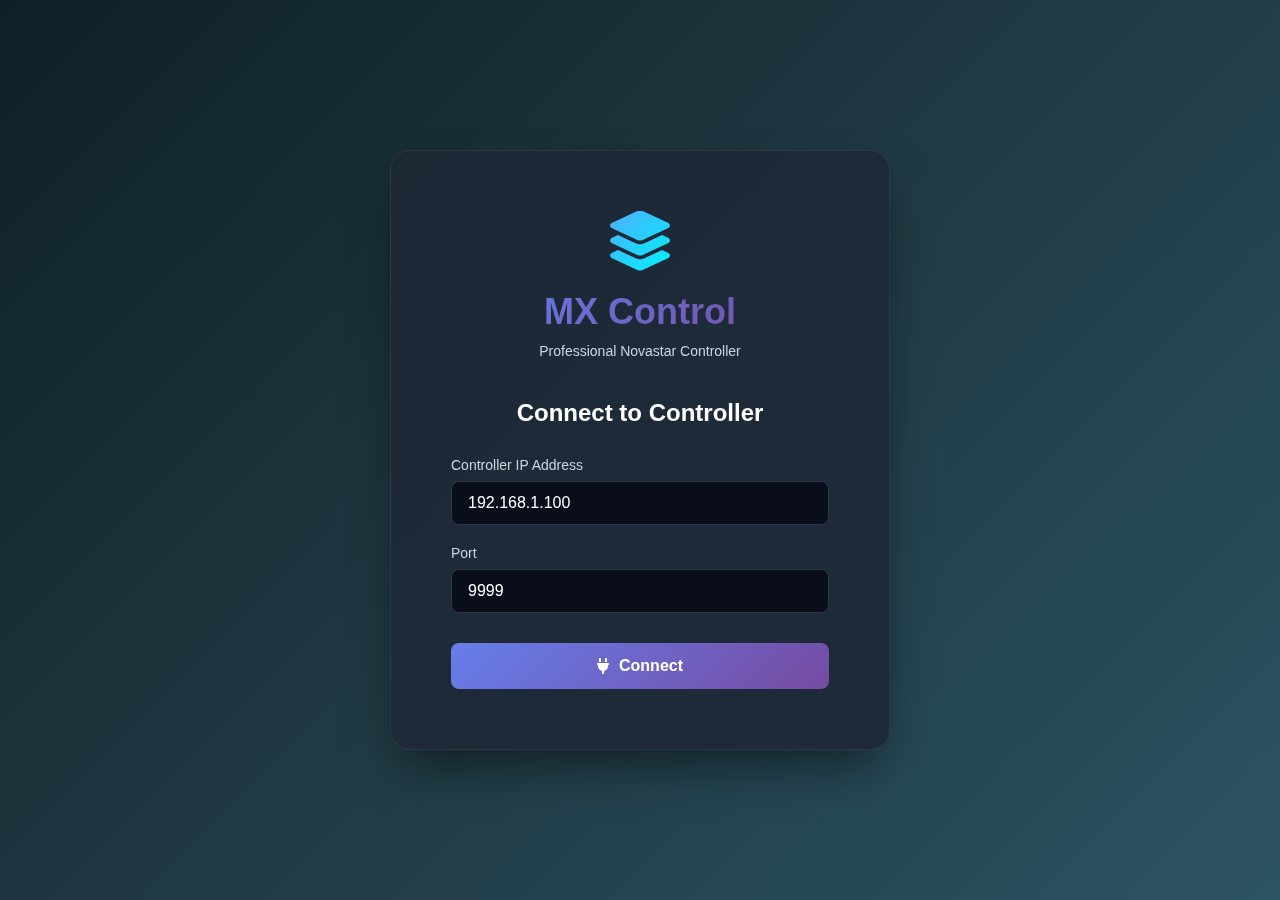
<file: index.html>
<!DOCTYPE html>
<html lang="en">
<head>
    <meta charset="UTF-8">
    <meta name="viewport" content="width=device-width, initial-scale=1.0">
    <title>MX Control - Professional Novastar Controller</title>
    <link rel="stylesheet" href="css/styles.css">
    <link rel="stylesheet" href="https://cdnjs.cloudflare.com/ajax/libs/font-awesome/6.4.0/css/all.min.css">
</head>
<body>
    <!-- Connection Panel -->
    <div id="connectionPanel" class="connection-panel">
        <div class="connection-container">
            <div class="logo-section">
                <i class="fas fa-layer-group"></i>
                <h1>MX Control</h1>
                <p>Professional Novastar Controller</p>
            </div>
            <div class="connection-form">
                <h2>Connect to Controller</h2>
                <div class="form-group">
                    <label for="ipAddress">Controller IP Address</label>
                    <input type="text" id="ipAddress" placeholder="192.168.1.100" value="192.168.1.100">
                </div>
                <div class="form-group">
                    <label for="port">Port</label>
                    <input type="text" id="port" placeholder="9999" value="9999">
                </div>
                <button id="connectBtn" class="connect-btn">
                    <i class="fas fa-plug"></i> Connect
                </button>
                <div id="connectionStatus" class="connection-status"></div>
            </div>
        </div>
    </div>

    <!-- Main Application -->
    <div id="mainApp" class="main-app hidden">
        <!-- Header -->
        <header class="app-header">
            <div class="header-left">
                <div class="logo">
                    <i class="fas fa-layer-group"></i>
                    <span>MX Control</span>
                </div>
                <div class="connection-info">
                    <span class="status-indicator online"></span>
                    <span id="connectedIP">192.168.1.100:9999</span>
                </div>
            </div>
            <div class="header-center">
                <div class="screen-selector">
                    <label>Screen:</label>
                    <select id="screenSelect">
                        <option value="">Loading...</option>
                    </select>
                </div>
            </div>
            <div class="header-right">
                <button id="refreshBtn" class="icon-btn" title="Refresh">
                    <i class="fas fa-sync-alt"></i>
                </button>
                <button id="apiDocsBtn" class="icon-btn" title="API Documentation">
                    <i class="fas fa-book"></i>
                </button>
                <button id="disconnectBtn" class="icon-btn" title="Disconnect">
                    <i class="fas fa-power-off"></i>
                </button>
            </div>
        </header>

        <!-- Main Content -->
        <div class="app-content">
            <!-- Sidebar -->
            <aside class="sidebar">
                <!-- Input Sources -->
                <div class="panel">
                    <div class="panel-header">
                        <h3><i class="fas fa-video"></i> Input Sources</h3>
                        <button class="add-btn" id="addInputBtn">
                            <i class="fas fa-plus"></i>
                        </button>
                    </div>
                    <div id="inputsList" class="inputs-list">
                        <!-- Input sources will be populated here -->
                    </div>
                </div>

                <!-- Presets -->
                <div class="panel">
                    <div class="panel-header">
                        <h3><i class="fas fa-bookmark"></i> Presets</h3>
                    </div>
                    <div id="presetsList" class="presets-list">
                        <!-- Presets will be populated here -->
                    </div>
                </div>

                <!-- Quick Controls -->
                <div class="panel">
                    <div class="panel-header">
                        <h3><i class="fas fa-sliders-h"></i> Quick Controls</h3>
                    </div>
                    <div class="quick-controls">
                        <div class="control-group">
                            <label>Brightness</label>
                            <div class="slider-container">
                                <input type="range" id="brightnessSlider" min="0" max="100" value="100">
                                <span id="brightnessValue">100%</span>
                            </div>
                        </div>
                        <div class="control-group">
                            <label>Display Mode</label>
                            <div class="button-group">
                                <button id="normalBtn" class="mode-btn active">Normal</button>
                                <button id="freezeBtn" class="mode-btn">Freeze</button>
                                <button id="blackoutBtn" class="mode-btn">Blackout</button>
                            </div>
                        </div>
                        <div class="control-group">
                            <label>Gamma</label>
                            <div class="slider-container">
                                <input type="range" id="gammaSlider" min="10" max="40" value="22">
                                <span id="gammaValue">2.2</span>
                            </div>
                        </div>
                    </div>
                </div>
            </aside>

            <!-- Canvas Area -->
            <main class="canvas-area">
                <div class="canvas-toolbar">
                    <div class="toolbar-left">
                        <button id="fitToScreenBtn" class="toolbar-btn">
                            <i class="fas fa-expand"></i> Fit to Screen
                        </button>
                        <button id="gridToggleBtn" class="toolbar-btn">
                            <i class="fas fa-th"></i> Grid
                        </button>
                        <div class="zoom-controls">
                            <button id="zoomOutBtn" class="zoom-btn">
                                <i class="fas fa-minus"></i>
                            </button>
                            <span id="zoomLevel">100%</span>
                            <button id="zoomInBtn" class="zoom-btn">
                                <i class="fas fa-plus"></i>
                            </button>
                        </div>
                    </div>
                    <div class="toolbar-right">
                        <span class="canvas-info">
                            Resolution: <span id="canvasResolution">1920x1080</span>
                        </span>
                    </div>
                </div>
                
                <div class="canvas-container">
                    <div id="screenCanvas" class="screen-canvas">
                        <!-- Layers will be rendered here -->
                        <div class="canvas-grid hidden"></div>
                    </div>
                </div>

                <!-- Layer Properties Panel -->
                <div id="layerProperties" class="layer-properties hidden">
                    <div class="properties-header">
                        <h3>Layer Properties</h3>
                        <button id="closePropertiesBtn" class="close-btn">
                            <i class="fas fa-times"></i>
                        </button>
                    </div>
                    <div class="properties-content">
                        <div class="property-group">
                            <label>Layer Name</label>
                            <input type="text" id="layerName" placeholder="Layer Name">
                        </div>
                        <div class="property-group">
                            <label>Input Source</label>
                            <select id="layerInputSource">
                                <option value="">Select Input</option>
                            </select>
                        </div>
                        <div class="property-row">
                            <div class="property-group">
                                <label>X Position</label>
                                <input type="number" id="layerX" min="0">
                            </div>
                            <div class="property-group">
                                <label>Y Position</label>
                                <input type="number" id="layerY" min="0">
                            </div>
                        </div>
                        <div class="property-row">
                            <div class="property-group">
                                <label>Width</label>
                                <input type="number" id="layerWidth" min="1">
                            </div>
                            <div class="property-group">
                                <label>Height</label>
                                <input type="number" id="layerHeight" min="1">
                            </div>
                        </div>
                        <div class="property-group">
                            <label>Z-Order</label>
                            <input type="number" id="layerZOrder" min="0">
                        </div>
                        <div class="property-actions">
                            <button id="applyLayerBtn" class="apply-btn">Apply Changes</button>
                            <button id="deleteLayerBtn" class="delete-btn">Delete Layer</button>
                        </div>
                    </div>
                </div>
            </main>

            <!-- Right Panel -->
            <aside class="right-panel">
                <!-- Active Layers -->
                <div class="panel">
                    <div class="panel-header">
                        <h3><i class="fas fa-layers"></i> Active Layers</h3>
                        <button class="add-btn" id="addLayerBtn">
                            <i class="fas fa-plus"></i>
                        </button>
                    </div>
                    <div id="layersList" class="layers-list">
                        <!-- Active layers will be listed here -->
                    </div>
                </div>

                <!-- Cabinet Info -->
                <div class="panel">
                    <div class="panel-header">
                        <h3><i class="fas fa-server"></i> Cabinet Info</h3>
                    </div>
                    <div id="cabinetInfo" class="cabinet-info">
                        <div class="info-item">
                            <span class="info-label">Total Cabinets:</span>
                            <span id="totalCabinets">0</span>
                        </div>
                        <div class="info-item">
                            <span class="info-label">Resolution:</span>
                            <span id="screenResolution">0x0</span>
                        </div>
                        <div class="info-item">
                            <span class="info-label">Status:</span>
                            <span id="screenStatus" class="status-badge">Unknown</span>
                        </div>
                    </div>
                </div>
            </aside>
        </div>

        <!-- Status Bar -->
        <footer class="status-bar">
            <div class="status-left">
                <span id="statusMessage">Ready</span>
            </div>
            <div class="status-right">
                <span id="lastUpdate">Last update: Never</span>
            </div>
        </footer>
    </div>

    <!-- API Documentation Modal -->
    <div id="apiDocsModal" class="modal hidden">
        <div class="modal-content">
            <div class="modal-header">
                <h2>API Command Reference</h2>
                <button class="modal-close" id="closeApiDocsBtn">
                    <i class="fas fa-times"></i>
                </button>
            </div>
            <div class="modal-body">
                <div id="apiDocsList" class="api-docs-list">
                    <!-- API documentation will be populated here -->
                </div>
            </div>
        </div>
    </div>

    <!-- Loading Overlay -->
    <div id="loadingOverlay" class="loading-overlay hidden">
        <div class="loading-spinner"></div>
        <p>Loading...</p>
    </div>

    <!-- Scripts -->
    <script src="js/api-client.js"></script>
    <script src="js/ui-manager.js"></script>
    <script src="js/layer-manager.js"></script>
    <script src="js/app.js"></script>
</body>
</html>
</file>
<file: css/styles.css>
/* Global Styles */
:root {
    --primary-gradient: linear-gradient(135deg, #667eea 0%, #764ba2 100%);
    --secondary-gradient: linear-gradient(135deg, #1e3c72 0%, #2a5298 100%);
    --accent-gradient: linear-gradient(135deg, #4facfe 0%, #00f2fe 100%);
    --dark-gradient: linear-gradient(135deg, #0f2027 0%, #203a43 50%, #2c5364 100%);
    
    --primary-color: #4a90e2;
    --secondary-color: #2c5282;
    --accent-color: #00d4ff;
    --success-color: #10b981;
    --warning-color: #f59e0b;
    --danger-color: #ef4444;
    
    --bg-dark: #0a0e1a;
    --bg-medium: #151925;
    --bg-light: #1f2937;
    --bg-lighter: #2d3748;
    
    --text-primary: #ffffff;
    --text-secondary: #cbd5e0;
    --text-muted: #718096;
    
    --border-color: #2d3748;
    --border-light: #4a5568;
    
    --shadow-sm: 0 1px 2px 0 rgba(0, 0, 0, 0.05);
    --shadow-md: 0 4px 6px -1px rgba(0, 0, 0, 0.1);
    --shadow-lg: 0 10px 15px -3px rgba(0, 0, 0, 0.1);
    --shadow-xl: 0 20px 25px -5px rgba(0, 0, 0, 0.1);
    --shadow-glow: 0 0 20px rgba(79, 172, 254, 0.3);
}

* {
    margin: 0;
    padding: 0;
    box-sizing: border-box;
}

body {
    font-family: -apple-system, BlinkMacSystemFont, 'Segoe UI', Roboto, 'Helvetica Neue', Arial, sans-serif;
    background: var(--dark-gradient);
    color: var(--text-primary);
    height: 100vh;
    overflow: hidden;
}

.hidden {
    display: none !important;
}

/* Connection Panel */
.connection-panel {
    position: fixed;
    top: 0;
    left: 0;
    right: 0;
    bottom: 0;
    background: var(--dark-gradient);
    display: flex;
    align-items: center;
    justify-content: center;
    z-index: 1000;
}

.connection-container {
    background: rgba(31, 41, 55, 0.95);
    backdrop-filter: blur(10px);
    border-radius: 20px;
    padding: 60px;
    box-shadow: 0 25px 50px -12px rgba(0, 0, 0, 0.5);
    border: 1px solid var(--border-color);
    max-width: 500px;
    width: 100%;
}

.logo-section {
    text-align: center;
    margin-bottom: 40px;
}

.logo-section i {
    font-size: 60px;
    background: var(--accent-gradient);
    -webkit-background-clip: text;
    -webkit-text-fill-color: transparent;
    margin-bottom: 20px;
}

.logo-section h1 {
    font-size: 36px;
    font-weight: 700;
    margin-bottom: 10px;
    background: var(--primary-gradient);
    -webkit-background-clip: text;
    -webkit-text-fill-color: transparent;
}

.logo-section p {
    color: var(--text-secondary);
    font-size: 14px;
}

.connection-form h2 {
    font-size: 24px;
    margin-bottom: 30px;
    text-align: center;
    color: var(--text-primary);
}

.form-group {
    margin-bottom: 20px;
}

.form-group label {
    display: block;
    margin-bottom: 8px;
    color: var(--text-secondary);
    font-size: 14px;
    font-weight: 500;
}

.form-group input {
    width: 100%;
    padding: 12px 16px;
    background: var(--bg-dark);
    border: 1px solid var(--border-color);
    border-radius: 8px;
    color: var(--text-primary);
    font-size: 16px;
    transition: all 0.3s ease;
}

.form-group input:focus {
    outline: none;
    border-color: var(--accent-color);
    box-shadow: 0 0 0 3px rgba(79, 172, 254, 0.1);
}

.connect-btn {
    width: 100%;
    padding: 14px 24px;
    background: var(--primary-gradient);
    border: none;
    border-radius: 8px;
    color: white;
    font-size: 16px;
    font-weight: 600;
    cursor: pointer;
    transition: all 0.3s ease;
    display: flex;
    align-items: center;
    justify-content: center;
    gap: 10px;
    margin-top: 30px;
}

.connect-btn:hover {
    transform: translateY(-2px);
    box-shadow: var(--shadow-xl);
}

.connection-status {
    margin-top: 20px;
    padding: 12px;
    border-radius: 8px;
    text-align: center;
    font-size: 14px;
    display: none;
}

.connection-status.error {
    display: block;
    background: rgba(239, 68, 68, 0.1);
    border: 1px solid rgba(239, 68, 68, 0.3);
    color: var(--danger-color);
}

.connection-status.success {
    display: block;
    background: rgba(16, 185, 129, 0.1);
    border: 1px solid rgba(16, 185, 129, 0.3);
    color: var(--success-color);
}

/* Main Application */
.main-app {
    display: flex;
    flex-direction: column;
    height: 100vh;
}

/* Header */
.app-header {
    background: var(--bg-medium);
    border-bottom: 1px solid var(--border-color);
    padding: 12px 20px;
    display: flex;
    align-items: center;
    justify-content: space-between;
    box-shadow: var(--shadow-md);
}

.header-left {
    display: flex;
    align-items: center;
    gap: 30px;
}

.logo {
    display: flex;
    align-items: center;
    gap: 10px;
    font-size: 20px;
    font-weight: 700;
}

.logo i {
    font-size: 24px;
    background: var(--accent-gradient);
    -webkit-background-clip: text;
    -webkit-text-fill-color: transparent;
}

.connection-info {
    display: flex;
    align-items: center;
    gap: 10px;
    padding: 8px 16px;
    background: var(--bg-dark);
    border-radius: 8px;
    font-size: 14px;
    color: var(--text-secondary);
}

.status-indicator {
    width: 8px;
    height: 8px;
    border-radius: 50%;
    background: var(--danger-color);
    animation: pulse 2s infinite;
}

.status-indicator.online {
    background: var(--success-color);
}

@keyframes pulse {
    0%, 100% {
        opacity: 1;
    }
    50% {
        opacity: 0.5;
    }
}

.header-center {
    display: flex;
    align-items: center;
    gap: 20px;
}

.screen-selector {
    display: flex;
    align-items: center;
    gap: 10px;
}

.screen-selector label {
    color: var(--text-secondary);
    font-size: 14px;
}

.screen-selector select {
    padding: 8px 12px;
    background: var(--bg-dark);
    border: 1px solid var(--border-color);
    border-radius: 6px;
    color: var(--text-primary);
    font-size: 14px;
    min-width: 150px;
}

.header-right {
    display: flex;
    align-items: center;
    gap: 10px;
}

.icon-btn {
    padding: 8px 12px;
    background: var(--bg-dark);
    border: 1px solid var(--border-color);
    border-radius: 6px;
    color: var(--text-secondary);
    cursor: pointer;
    transition: all 0.3s ease;
}

.icon-btn:hover {
    background: var(--bg-lighter);
    color: var(--text-primary);
    border-color: var(--border-light);
}

/* App Content */
.app-content {
    display: flex;
    flex: 1;
    overflow: hidden;
}

/* Sidebar */
.sidebar {
    width: 280px;
    background: var(--bg-medium);
    border-right: 1px solid var(--border-color);
    overflow-y: auto;
    padding: 20px;
}

/* Panels */
.panel {
    margin-bottom: 24px;
    background: var(--bg-light);
    border-radius: 12px;
    overflow: hidden;
    border: 1px solid var(--border-color);
}

.panel-header {
    padding: 16px;
    background: linear-gradient(135deg, rgba(74, 144, 226, 0.1) 0%, rgba(74, 144, 226, 0.05) 100%);
    border-bottom: 1px solid var(--border-color);
    display: flex;
    align-items: center;
    justify-content: space-between;
}

.panel-header h3 {
    font-size: 14px;
    font-weight: 600;
    display: flex;
    align-items: center;
    gap: 8px;
    color: var(--text-primary);
}

.panel-header h3 i {
    color: var(--accent-color);
}

.add-btn {
    padding: 6px 10px;
    background: var(--primary-gradient);
    border: none;
    border-radius: 6px;
    color: white;
    cursor: pointer;
    transition: all 0.3s ease;
}

.add-btn:hover {
    transform: scale(1.05);
}

/* Inputs List */
.inputs-list {
    padding: 12px;
}

.input-item {
    padding: 12px;
    background: var(--bg-dark);
    border-radius: 8px;
    margin-bottom: 8px;
    cursor: move;
    transition: all 0.3s ease;
    border: 1px solid transparent;
}

.input-item:hover {
    background: var(--bg-lighter);
    border-color: var(--accent-color);
    box-shadow: var(--shadow-glow);
}

.input-item.dragging {
    opacity: 0.5;
}

.input-name {
    font-size: 14px;
    font-weight: 500;
    margin-bottom: 4px;
    color: var(--text-primary);
}

.input-info {
    font-size: 12px;
    color: var(--text-muted);
}

/* Presets List */
.presets-list {
    padding: 12px;
}

.preset-item {
    padding: 10px 12px;
    background: var(--bg-dark);
    border-radius: 8px;
    margin-bottom: 8px;
    cursor: pointer;
    transition: all 0.3s ease;
    display: flex;
    align-items: center;
    justify-content: space-between;
}

.preset-item:hover {
    background: var(--bg-lighter);
    border: 1px solid var(--accent-color);
}

.preset-name {
    font-size: 14px;
    color: var(--text-primary);
}

.preset-apply-btn {
    padding: 4px 8px;
    background: var(--accent-gradient);
    border: none;
    border-radius: 4px;
    color: white;
    font-size: 12px;
    cursor: pointer;
    opacity: 0;
    transition: all 0.3s ease;
}

.preset-item:hover .preset-apply-btn {
    opacity: 1;
}

/* Quick Controls */
.quick-controls {
    padding: 16px;
}

.control-group {
    margin-bottom: 20px;
}

.control-group label {
    display: block;
    margin-bottom: 8px;
    color: var(--text-secondary);
    font-size: 13px;
    font-weight: 500;
}

.slider-container {
    display: flex;
    align-items: center;
    gap: 12px;
}

.slider-container input[type="range"] {
    flex: 1;
    -webkit-appearance: none;
    height: 6px;
    border-radius: 3px;
    background: var(--bg-dark);
    outline: none;
}

.slider-container input[type="range"]::-webkit-slider-thumb {
    -webkit-appearance: none;
    width: 18px;
    height: 18px;
    border-radius: 50%;
    background: var(--accent-gradient);
    cursor: pointer;
}

.slider-container span {
    min-width: 45px;
    text-align: right;
    font-size: 13px;
    color: var(--text-primary);
}

.button-group {
    display: flex;
    gap: 8px;
}

.mode-btn {
    flex: 1;
    padding: 8px 12px;
    background: var(--bg-dark);
    border: 1px solid var(--border-color);
    border-radius: 6px;
    color: var(--text-secondary);
    font-size: 13px;
    cursor: pointer;
    transition: all 0.3s ease;
}

.mode-btn:hover {
    background: var(--bg-lighter);
    color: var(--text-primary);
}

.mode-btn.active {
    background: var(--primary-gradient);
    color: white;
    border-color: transparent;
}

/* Canvas Area */
.canvas-area {
    flex: 1;
    display: flex;
    flex-direction: column;
    background: var(--bg-dark);
    position: relative;
}

.canvas-toolbar {
    padding: 12px 20px;
    background: var(--bg-medium);
    border-bottom: 1px solid var(--border-color);
    display: flex;
    align-items: center;
    justify-content: space-between;
}

.toolbar-left {
    display: flex;
    align-items: center;
    gap: 12px;
}

.toolbar-btn {
    padding: 8px 16px;
    background: var(--bg-dark);
    border: 1px solid var(--border-color);
    border-radius: 6px;
    color: var(--text-secondary);
    font-size: 13px;
    cursor: pointer;
    transition: all 0.3s ease;
    display: flex;
    align-items: center;
    gap: 6px;
}

.toolbar-btn:hover {
    background: var(--bg-lighter);
    color: var(--text-primary);
}

.zoom-controls {
    display: flex;
    align-items: center;
    gap: 8px;
    padding: 4px;
    background: var(--bg-dark);
    border-radius: 6px;
    border: 1px solid var(--border-color);
}

.zoom-btn {
    padding: 4px 8px;
    background: transparent;
    border: none;
    color: var(--text-secondary);
    cursor: pointer;
    transition: all 0.3s ease;
}

.zoom-btn:hover {
    color: var(--text-primary);
}

#zoomLevel {
    min-width: 50px;
    text-align: center;
    font-size: 13px;
    color: var(--text-primary);
}

.canvas-info {
    font-size: 13px;
    color: var(--text-secondary);
}

/* Canvas Container */
.canvas-container {
    flex: 1;
    padding: 20px;
    display: flex;
    align-items: center;
    justify-content: center;
    overflow: auto;
}

.screen-canvas {
    position: relative;
    background: linear-gradient(135deg, #1a1a2e 0%, #16213e 100%);
    border: 2px solid var(--border-light);
    border-radius: 12px;
    box-shadow: 0 0 50px rgba(79, 172, 254, 0.2);
    min-height: 400px;
    min-width: 600px;
    transition: transform 0.3s ease;
}

.canvas-grid {
    position: absolute;
    top: 0;
    left: 0;
    right: 0;
    bottom: 0;
    background-image: 
        linear-gradient(rgba(255, 255, 255, 0.05) 1px, transparent 1px),
        linear-gradient(90deg, rgba(255, 255, 255, 0.05) 1px, transparent 1px);
    background-size: 20px 20px;
    pointer-events: none;
}

/* Layers on Canvas */
.layer {
    position: absolute;
    background: linear-gradient(135deg, rgba(79, 172, 254, 0.2) 0%, rgba(0, 242, 254, 0.2) 100%);
    border: 2px solid var(--accent-color);
    border-radius: 8px;
    cursor: move;
    transition: all 0.3s ease;
    display: flex;
    align-items: center;
    justify-content: center;
    user-select: none;
}

.layer:hover {
    box-shadow: 0 0 20px rgba(79, 172, 254, 0.5);
    z-index: 999;
}

.layer.selected {
    border-color: var(--warning-color);
    box-shadow: 0 0 30px rgba(245, 158, 11, 0.5);
}

.layer-content {
    padding: 10px;
    text-align: center;
}

.layer-title {
    font-size: 14px;
    font-weight: 600;
    margin-bottom: 4px;
    color: var(--text-primary);
}

.layer-source {
    font-size: 12px;
    color: var(--text-secondary);
}

.layer-resize-handle {
    position: absolute;
    width: 12px;
    height: 12px;
    background: var(--accent-gradient);
    border: 2px solid white;
    border-radius: 50%;
    cursor: nwse-resize;
}

.layer-resize-handle.bottom-right {
    bottom: -6px;
    right: -6px;
}

/* Layer Properties Panel */
.layer-properties {
    position: absolute;
    right: 20px;
    top: 80px;
    width: 320px;
    background: var(--bg-medium);
    border: 1px solid var(--border-color);
    border-radius: 12px;
    box-shadow: var(--shadow-xl);
    z-index: 100;
}

.properties-header {
    padding: 16px;
    background: linear-gradient(135deg, rgba(74, 144, 226, 0.1) 0%, rgba(74, 144, 226, 0.05) 100%);
    border-bottom: 1px solid var(--border-color);
    display: flex;
    align-items: center;
    justify-content: space-between;
}

.properties-header h3 {
    font-size: 16px;
    font-weight: 600;
    color: var(--text-primary);
}

.close-btn {
    padding: 4px 8px;
    background: transparent;
    border: none;
    color: var(--text-muted);
    cursor: pointer;
    transition: all 0.3s ease;
}

.close-btn:hover {
    color: var(--text-primary);
}

.properties-content {
    padding: 20px;
}

.property-group {
    margin-bottom: 16px;
}

.property-group label {
    display: block;
    margin-bottom: 6px;
    color: var(--text-secondary);
    font-size: 13px;
    font-weight: 500;
}

.property-group input,
.property-group select {
    width: 100%;
    padding: 8px 12px;
    background: var(--bg-dark);
    border: 1px solid var(--border-color);
    border-radius: 6px;
    color: var(--text-primary);
    font-size: 14px;
}

.property-row {
    display: flex;
    gap: 12px;
}

.property-row .property-group {
    flex: 1;
}

.property-actions {
    display: flex;
    gap: 12px;
    margin-top: 24px;
}

.apply-btn {
    flex: 1;
    padding: 10px 16px;
    background: var(--primary-gradient);
    border: none;
    border-radius: 6px;
    color: white;
    font-size: 14px;
    font-weight: 500;
    cursor: pointer;
    transition: all 0.3s ease;
}

.apply-btn:hover {
    transform: translateY(-2px);
    box-shadow: var(--shadow-lg);
}

.delete-btn {
    flex: 1;
    padding: 10px 16px;
    background: linear-gradient(135deg, #ef4444 0%, #dc2626 100%);
    border: none;
    border-radius: 6px;
    color: white;
    font-size: 14px;
    font-weight: 500;
    cursor: pointer;
    transition: all 0.3s ease;
}

.delete-btn:hover {
    transform: translateY(-2px);
    box-shadow: var(--shadow-lg);
}

/* Right Panel */
.right-panel {
    width: 280px;
    background: var(--bg-medium);
    border-left: 1px solid var(--border-color);
    overflow-y: auto;
    padding: 20px;
}

/* Layers List */
.layers-list {
    padding: 12px;
}

.layer-list-item {
    padding: 12px;
    background: var(--bg-dark);
    border-radius: 8px;
    margin-bottom: 8px;
    cursor: pointer;
    transition: all 0.3s ease;
    display: flex;
    align-items: center;
    justify-content: space-between;
}

.layer-list-item:hover {
    background: var(--bg-lighter);
    border: 1px solid var(--accent-color);
}

.layer-list-item.active {
    background: linear-gradient(135deg, rgba(79, 172, 254, 0.2) 0%, rgba(0, 242, 254, 0.1) 100%);
    border: 1px solid var(--accent-color);
}

.layer-list-info {
    flex: 1;
}

.layer-list-name {
    font-size: 14px;
    font-weight: 500;
    margin-bottom: 4px;
    color: var(--text-primary);
}

.layer-list-details {
    font-size: 12px;
    color: var(--text-muted);
}

.layer-visibility {
    padding: 4px 8px;
    background: transparent;
    border: none;
    color: var(--text-secondary);
    cursor: pointer;
    transition: all 0.3s ease;
}

.layer-visibility:hover {
    color: var(--text-primary);
}

/* Cabinet Info */
.cabinet-info {
    padding: 16px;
}

.info-item {
    display: flex;
    align-items: center;
    justify-content: space-between;
    padding: 8px 0;
    border-bottom: 1px solid var(--border-color);
}

.info-item:last-child {
    border-bottom: none;
}

.info-label {
    font-size: 13px;
    color: var(--text-muted);
}

.info-item span:last-child {
    font-size: 14px;
    font-weight: 500;
    color: var(--text-primary);
}

.status-badge {
    padding: 4px 8px;
    background: var(--success-color);
    border-radius: 4px;
    font-size: 12px;
    color: white;
}

/* Status Bar */
.status-bar {
    padding: 8px 20px;
    background: var(--bg-medium);
    border-top: 1px solid var(--border-color);
    display: flex;
    align-items: center;
    justify-content: space-between;
    font-size: 12px;
    color: var(--text-muted);
}

/* Modal */
.modal {
    position: fixed;
    top: 0;
    left: 0;
    right: 0;
    bottom: 0;
    background: rgba(0, 0, 0, 0.7);
    display: flex;
    align-items: center;
    justify-content: center;
    z-index: 2000;
}

.modal-content {
    background: var(--bg-medium);
    border-radius: 12px;
    width: 90%;
    max-width: 800px;
    max-height: 80vh;
    display: flex;
    flex-direction: column;
    box-shadow: var(--shadow-xl);
}

.modal-header {
    padding: 20px;
    background: linear-gradient(135deg, rgba(74, 144, 226, 0.1) 0%, rgba(74, 144, 226, 0.05) 100%);
    border-bottom: 1px solid var(--border-color);
    display: flex;
    align-items: center;
    justify-content: space-between;
}

.modal-header h2 {
    font-size: 20px;
    font-weight: 600;
    color: var(--text-primary);
}

.modal-close {
    padding: 8px 12px;
    background: transparent;
    border: none;
    color: var(--text-muted);
    cursor: pointer;
    transition: all 0.3s ease;
}

.modal-close:hover {
    color: var(--text-primary);
}

.modal-body {
    flex: 1;
    padding: 20px;
    overflow-y: auto;
}

/* API Documentation */
.api-docs-list {
    display: grid;
    gap: 12px;
}

.api-doc-item {
    padding: 16px;
    background: var(--bg-dark);
    border-radius: 8px;
    border: 1px solid var(--border-color);
}

.api-method {
    display: inline-block;
    padding: 4px 8px;
    border-radius: 4px;
    font-size: 12px;
    font-weight: 600;
    margin-right: 12px;
}

.api-method.get {
    background: rgba(16, 185, 129, 0.2);
    color: var(--success-color);
}

.api-method.post {
    background: rgba(59, 130, 246, 0.2);
    color: #3b82f6;
}

.api-method.put {
    background: rgba(245, 158, 11, 0.2);
    color: var(--warning-color);
}

.api-method.delete {
    background: rgba(239, 68, 68, 0.2);
    color: var(--danger-color);
}

.api-endpoint {
    font-family: 'Courier New', monospace;
    font-size: 14px;
    color: var(--text-primary);
    margin-bottom: 8px;
}

.api-description {
    font-size: 13px;
    color: var(--text-secondary);
    line-height: 1.5;
}

/* Loading Overlay */
.loading-overlay {
    position: fixed;
    top: 0;
    left: 0;
    right: 0;
    bottom: 0;
    background: rgba(0, 0, 0, 0.8);
    display: flex;
    flex-direction: column;
    align-items: center;
    justify-content: center;
    z-index: 3000;
}

.loading-spinner {
    width: 50px;
    height: 50px;
    border: 3px solid var(--border-color);
    border-top: 3px solid var(--accent-color);
    border-radius: 50%;
    animation: spin 1s linear infinite;
}

@keyframes spin {
    0% { transform: rotate(0deg); }
    100% { transform: rotate(360deg); }
}

.loading-overlay p {
    margin-top: 20px;
    color: var(--text-primary);
    font-size: 16px;
}

/* Scrollbar Styling */
::-webkit-scrollbar {
    width: 8px;
    height: 8px;
}

::-webkit-scrollbar-track {
    background: var(--bg-dark);
}

::-webkit-scrollbar-thumb {
    background: var(--bg-lighter);
    border-radius: 4px;
}

::-webkit-scrollbar-thumb:hover {
    background: var(--border-light);
}

/* Responsive Design */
@media (max-width: 1400px) {
    .sidebar,
    .right-panel {
        width: 240px;
    }
}

@media (max-width: 1200px) {
    .right-panel {
        display: none;
    }
}

@media (max-width: 768px) {
    .sidebar {
        display: none;
    }
    
    .canvas-toolbar {
        flex-wrap: wrap;
        gap: 10px;
    }
}
</file>
